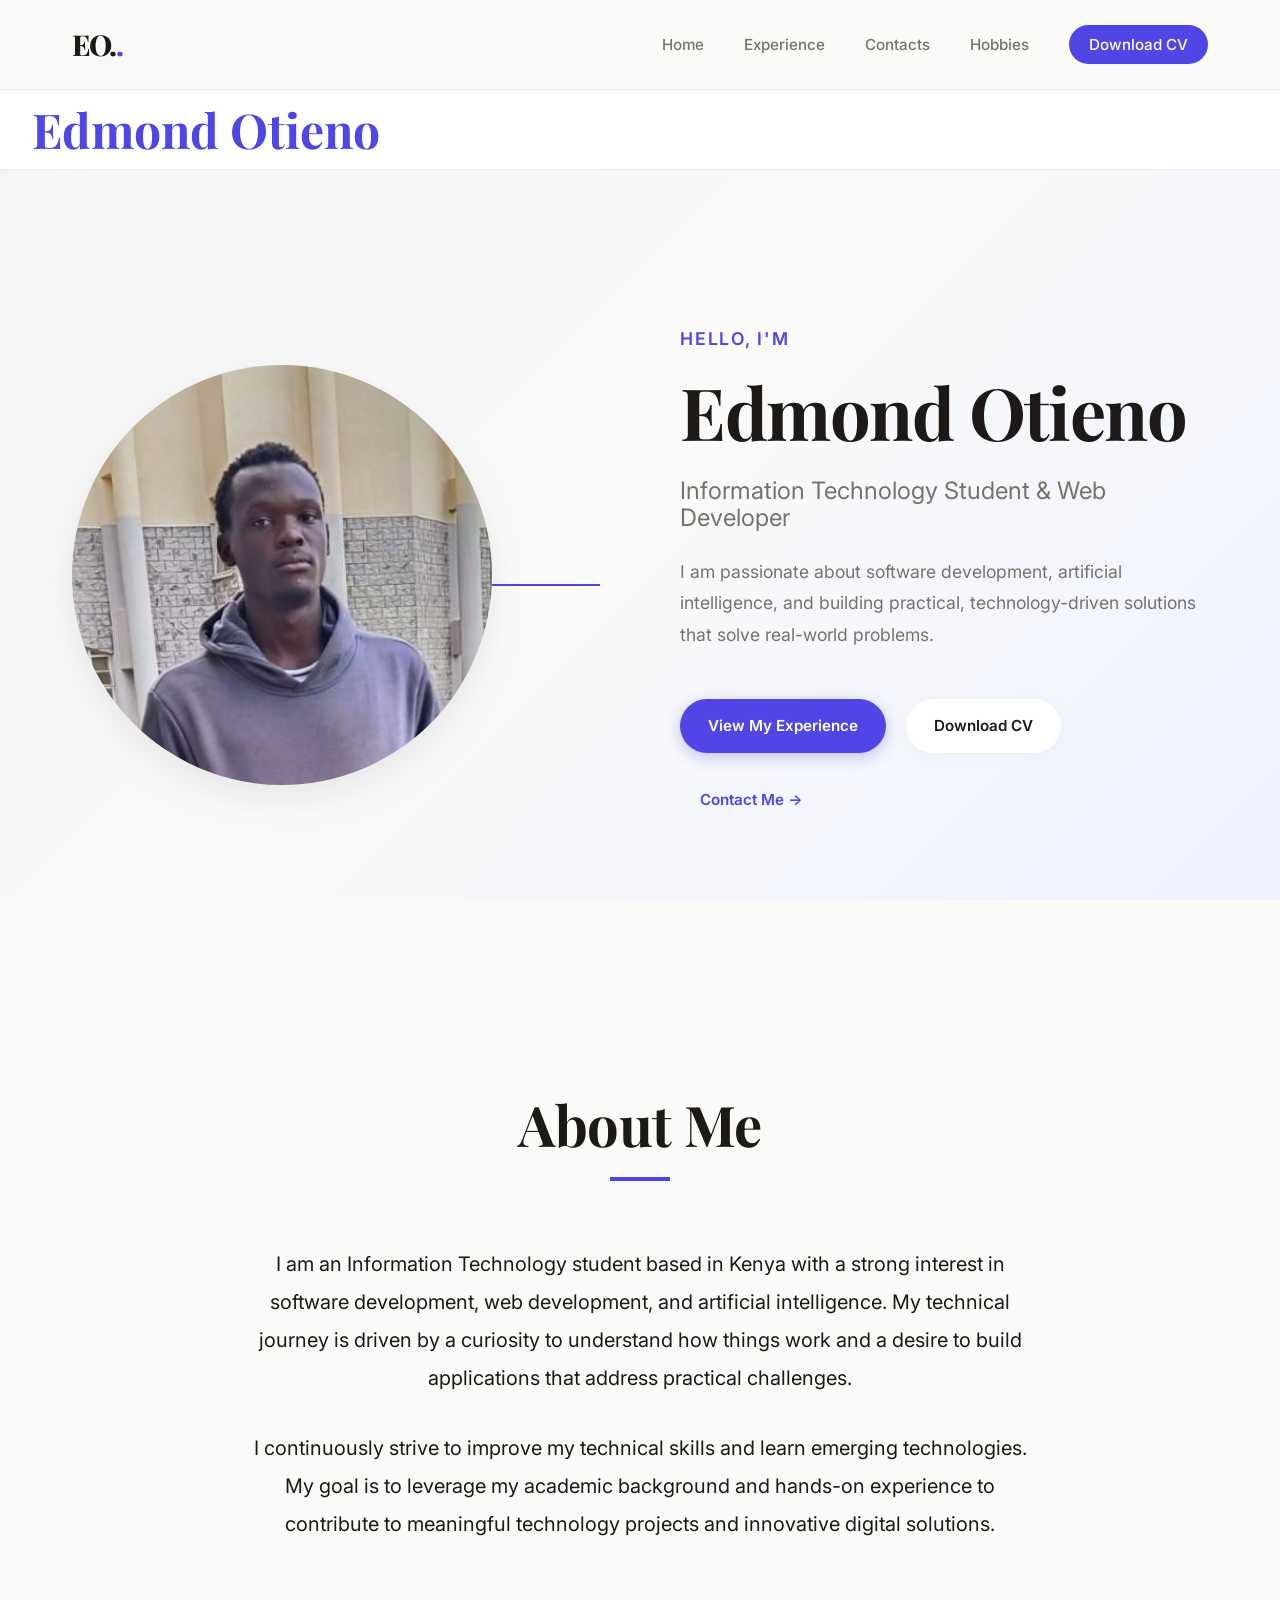
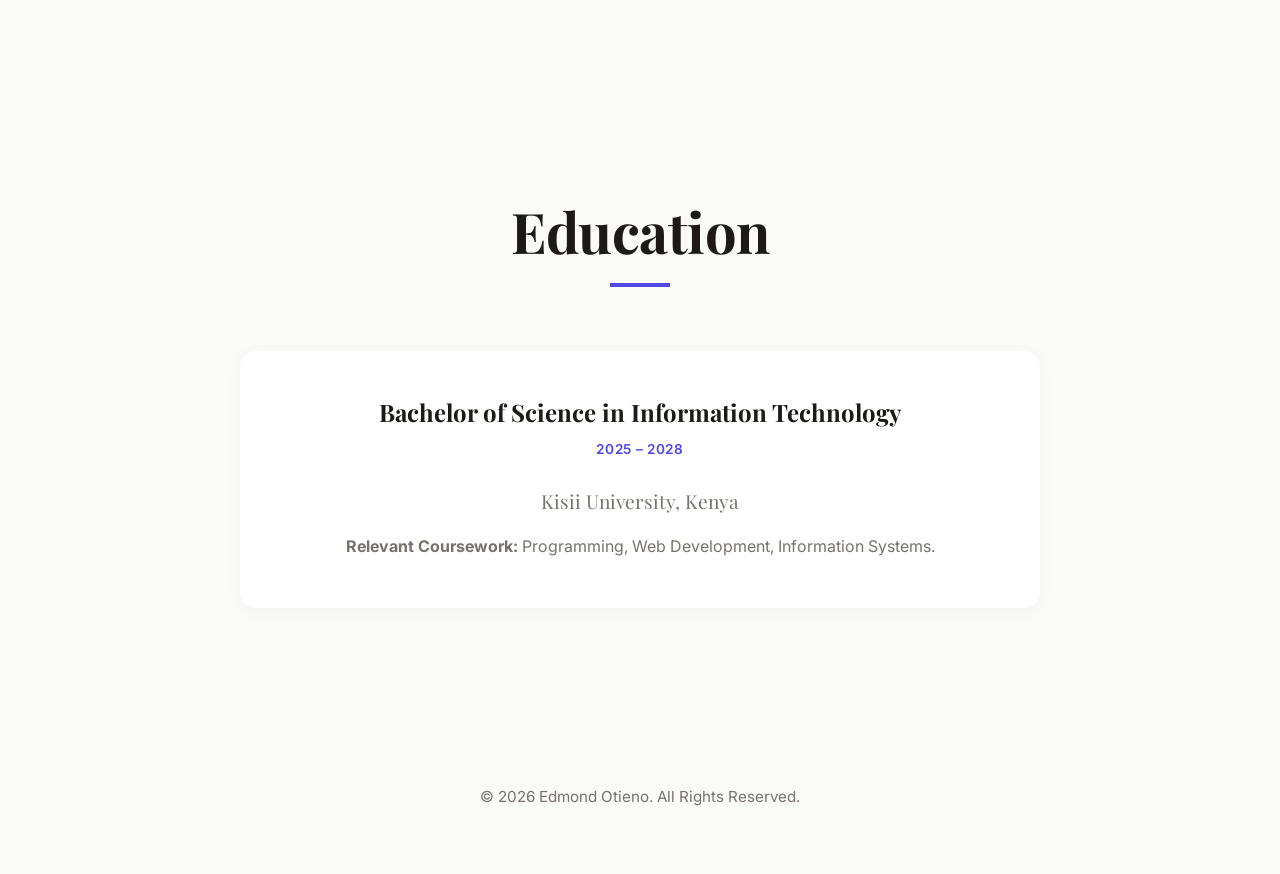
<file: index.html>
<!DOCTYPE html>
<html lang="en" data-theme="light">

<head>
    <meta charset="UTF-8">
    <meta name="viewport" content="width=device-width, initial-scale=1.0">
    <meta name="description" content="Edmond Otieno - Information Technology Student, Web Developer, and AI Enthusiast.">
    <meta name="author" content="Edmond Otieno">
    <meta name="keywords" content="Edmond Otieno, Software Developer, IT Student, Web Developer, Kenya, AI Enthusiast">

    <!-- Open Graph Metadata -->
    <meta property="og:title" content="Edmond Otieno | Software Developer Portfolio">
    <meta property="og:description" content="Personal CV and Developer Portfolio of Edmond Otieno.">
    <meta property="og:type" content="website">
    
    <!-- Favicon Placeholder -->
    <!-- <link rel="icon" href="images/favicon.ico" type="image/x-icon"> -->

    <title>Edmond Otieno | Web Developer & IT Student</title>

    <!-- CSS -->
    <link rel="stylesheet" href="style.css">
</head>

<body>

    <!-- =========================================
         HEADER / NAVIGATION
    ========================================== -->
    <header>
        <nav>
            <!-- LOGO -->
            <div class="logo">
                <a href="#home">EO.</a>
            </div>

            <!-- DESKTOP NAVIGATION -->
            <button class="menu-button" aria-label="Toggle navigation menu" aria-expanded="false">&#9776;</button>
            <ul class="nav-links">
                <li><a href="index.html">Home</a></li>
               
                <li><a href="experience.html">Experience</a></li>
                
                <li><a href="contacts.html">Contacts</a></li>
                <li><a href="hobbies.html">Hobbies</a></li>
                <li>
              
                    <a href="edmon.docx" class="nav-download-btn" download>Download CV</a>
                </li>
            </ul>

        </nav>
    </header>
    <div class="site-name-banner" aria-label="Edmond Otieno">
        <p>Edmond Otieno</p>
    </div>


    <!-- =========================================
         MAIN CONTENT
    ========================================== -->
    <main>

        <!-- =========================================
             HERO SECTION
        ========================================== -->
        <section id="home" class="hero">
            <div class="hero-content">
                <p class="greeting">Hello, I'm</p>
                <h1>Edmond Otieno</h1>
                <h2>Information Technology Student & Web Developer</h2>
                <p class="summary">
                    I am passionate about software development, artificial intelligence, and building practical, 
                    technology-driven solutions that solve real-world problems.
                </p>

                <!-- CALL TO ACTION BUTTONS -->
                <div class="hero-buttons">
                    <a href="experience.html" class="btn btn-primary">View My Experience</a>
                    <a href="edmon.docx" class="btn btn-outline" download>Download CV</a>
                    <a href="contacts.html" class="btn btn-text">Contact Me &rarr;</a>
                </div>
            </div>

            <!-- HERO IMAGE -->
            <div class="hero-image">
                <img src="edmond.jpeg" alt="Professional profile photo of Edmond Otieno" onerror="this.src='https://via.placeholder.com/340x340.png?text=Edmond+Otieno'">
                <hr class="profile-divider" aria-hidden="true">
            </div>
        </section>


        <!-- =========================================
             ABOUT SECTION
        ========================================== -->
        <section id="about" class="about">
            <div class="section-header">
                <h2>About Me</h2>
            </div>
            <div class="about-content">
                <p>
                    I am an Information Technology student based in Kenya with a strong interest in software development, web development, and artificial intelligence. My technical journey is driven by a curiosity to understand how things 
                    work and a desire to build applications that address practical challenges.
                </p>
                <p>
                    I continuously strive to improve my technical skills and learn emerging technologies. My goal is to leverage my academic background and hands-on experience to contribute to meaningful technology projects and innovative digital solutions.
                </p>
            </div>
        </section>


      

        <!-- =========================================
             EDUCATION SECTION
        ========================================== -->
        <section id="education" class="education">
            <div class="section-header">
                <h2>Education</h2>
            </div>

            <div class="timeline">
                <div class="timeline-item">
                    <div class="timeline-dot"></div>
                    <div class="timeline-content">
                        <h3>Bachelor of Science in Information Technology</h3>
                        <span class="timeline-date">2025 – 2028</span>
                        <p class="institution">Kisii University, Kenya</p>
                        <p class="coursework">
                            <strong>Relevant Coursework:</strong> Programming, Web Development, Information Systems.
                        </p>
                    </div>
                </div>
            </div>
        </section>

    </main>

    <!-- =========================================
         FOOTER
    ========================================== -->
    <footer>
        <div class="footer-bottom">
            <p id="copyright-year">&copy; 2026 Edmond Otieno. All Rights Reserved.</p>
        </div>
    </footer>

    <!-- JAVASCRIPT -->
    <script src="script.js"></script>

</body>

</html>
</file>
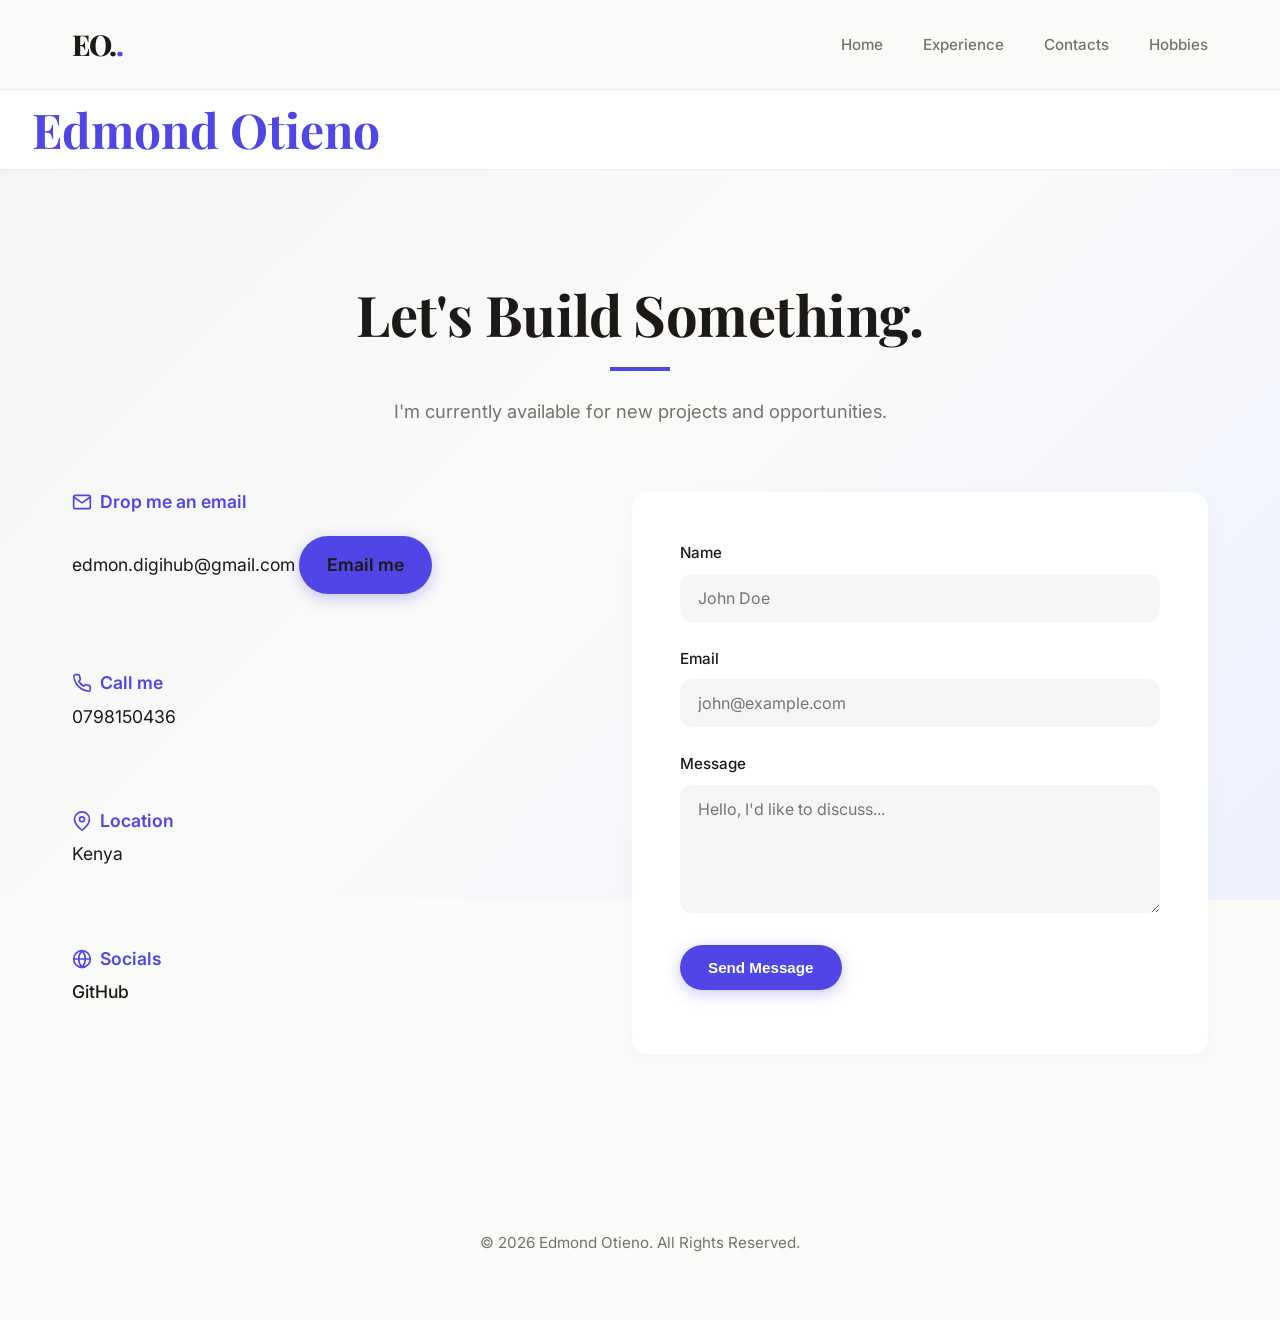
<file: contacts.html>
<!DOCTYPE html>
<html lang="en" data-theme="light">

<head>
    <meta charset="UTF-8">
    <meta name="viewport" content="width=device-width, initial-scale=1.0">
   <title>Contacts</title>
    <link rel="stylesheet" href="style.css">
   </head>
        <body>
            <header>
        <nav>
            <!-- LOGO -->
            <div class="logo">
                <a href="index.html">EO.</a>
            </div>

            <!-- DESKTOP NAVIGATION -->
            <button class="menu-button" aria-label="Toggle navigation menu" aria-expanded="false">&#9776;</button>
            <ul class="nav-links">
                <li><a href="index.html">Home</a></li>

                <li><a href="experience.html">Experience</a></li>

                <li><a href="contacts.html">Contacts</a></li>
                <li><a href="hobbies.html">Hobbies</a></li>
            </ul>

        </nav>
    </header>
    <div class="site-name-banner" aria-label="Edmond Otieno">
        <p>Edmond Otieno</p>
    </div>

        <section id="contact" class="contact">
            <div class="section-header">
                <h2>Let's Build Something.</h2>
                <p>I'm currently available for new projects and opportunities.</p>
            </div>

            <div class="contact-container">
                <!-- CONTACT INFO -->
                <div class="contact-info">
                    <div class="info-card">
                        <h4>
                            <svg width="20" height="20" viewBox="0 0 24 24" fill="none" stroke="currentColor" stroke-width="2" stroke-linecap="round" stroke-linejoin="round"><path d="M4 4h16c1.1 0 2 .9 2 2v12c0 1.1-.9 2-2 2H4c-1.1 0-2-.9-2-2V6c0-1.1.9-2 2-2z"></path><polyline points="22,6 12,13 2,6"></polyline></svg>
                            Drop me an email
                        </h4>
                        <a href="mailto:edmon.digihub@gmail.com" class="contact-link">edmon.digihub@gmail.com</a>
                        <a href="mailto:edmon.digihub@gmail.com" class="btn btn-primary email-me">Email me</a>
                    </div>
                    <div class="info-card">
                        <h4>
                            <svg width="20" height="20" viewBox="0 0 24 24" fill="none" stroke="currentColor" stroke-width="2" stroke-linecap="round" stroke-linejoin="round"><path d="M22 16.92v3a2 2 0 0 1-2.18 2 19.79 19.79 0 0 1-8.63-3.07 19.5 19.5 0 0 1-6-6 19.79 19.79 0 0 1-3.07-8.67A2 2 0 0 1 4.11 2h3a2 2 0 0 1 2 1.72 12.84 12.84 0 0 0 .7 2.81 2 2 0 0 1-.45 2.11L8.09 9.91a16 16 0 0 0 6 6l1.27-1.27a2 2 0 0 1 2.11-.45 12.84 12.84 0 0 0 2.81.7A2 2 0 0 1 22 16.92z"></path></svg>
                            Call me
                        </h4>
                        <a href="tel:+254798150436" class="contact-link">0798150436</a>
                    </div>
                    <div class="info-card">
                        <h4>
                            <svg width="20" height="20" viewBox="0 0 24 24" fill="none" stroke="currentColor" stroke-width="2" stroke-linecap="round" stroke-linejoin="round"><path d="M21 10c0 7-9 13-9 13s-9-6-9-13a9 9 0 0 1 18 0z"></path><circle cx="12" cy="10" r="3"></circle></svg>
                            Location
                        </h4>
                        <p class="contact-text">Kenya</p>
                    </div>
                    <div class="info-card">
                        <h4>
                            <svg width="20" height="20" viewBox="0 0 24 24" fill="none" stroke="currentColor" stroke-width="2" stroke-linecap="round" stroke-linejoin="round"><circle cx="12" cy="12" r="10"></circle><line x1="2" y1="12" x2="22" y2="12"></line><path d="M12 2a15.3 15.3 0 0 1 4 10 15.3 15.3 0 0 1-4 10 15.3 15.3 0 0 1-4-10 15.3 15.3 0 0 1 4-10z"></path></svg>
                            Socials
                        </h4>
                        <div class="social-links">
                            <a href="https://github.com/edm-ond" target="_blank" rel="noopener noreferrer">GitHub</a>

                        </div>
                    </div>
                </div>

                <!-- CONTACT FORM -->
                <div class="contact-form-container">
                    <form id="contact-form" class="contact-form" novalidate>
                        <div class="form-group">
                            <label for="name">Name</label>
                            <input type="text" id="name" name="name" required placeholder="John Doe">
                            <span class="error-msg" id="name-error">Please enter your name.</span>
                        </div>
                        <div class="form-group">
                            <label for="email">Email</label>
                            <input type="email" id="email" name="email" required placeholder="john@example.com">
                            <span class="error-msg" id="email-error">Please enter a valid email address.</span>
                        </div>
                        <div class="form-group">
                            <label for="message">Message</label>
                            <textarea id="message" name="message" rows="5" required placeholder="Hello, I'd like to discuss..."></textarea>
                            <span class="error-msg" id="message-error">Please enter a message.</span>
                        </div>
                        <button type="submit" class="btn btn-primary">Send Message</button>
                        <p id="form-status" class="form-status"></p>
                    </form>
                </div>
            </div>
             </section>

    <footer>
        <div class="footer-bottom">
            <p>&copy; 2026 Edmond Otieno. All Rights Reserved.</p>
        </div>
    </footer>

             <script src="script.js"></script>
             </body>
</html>
</file>
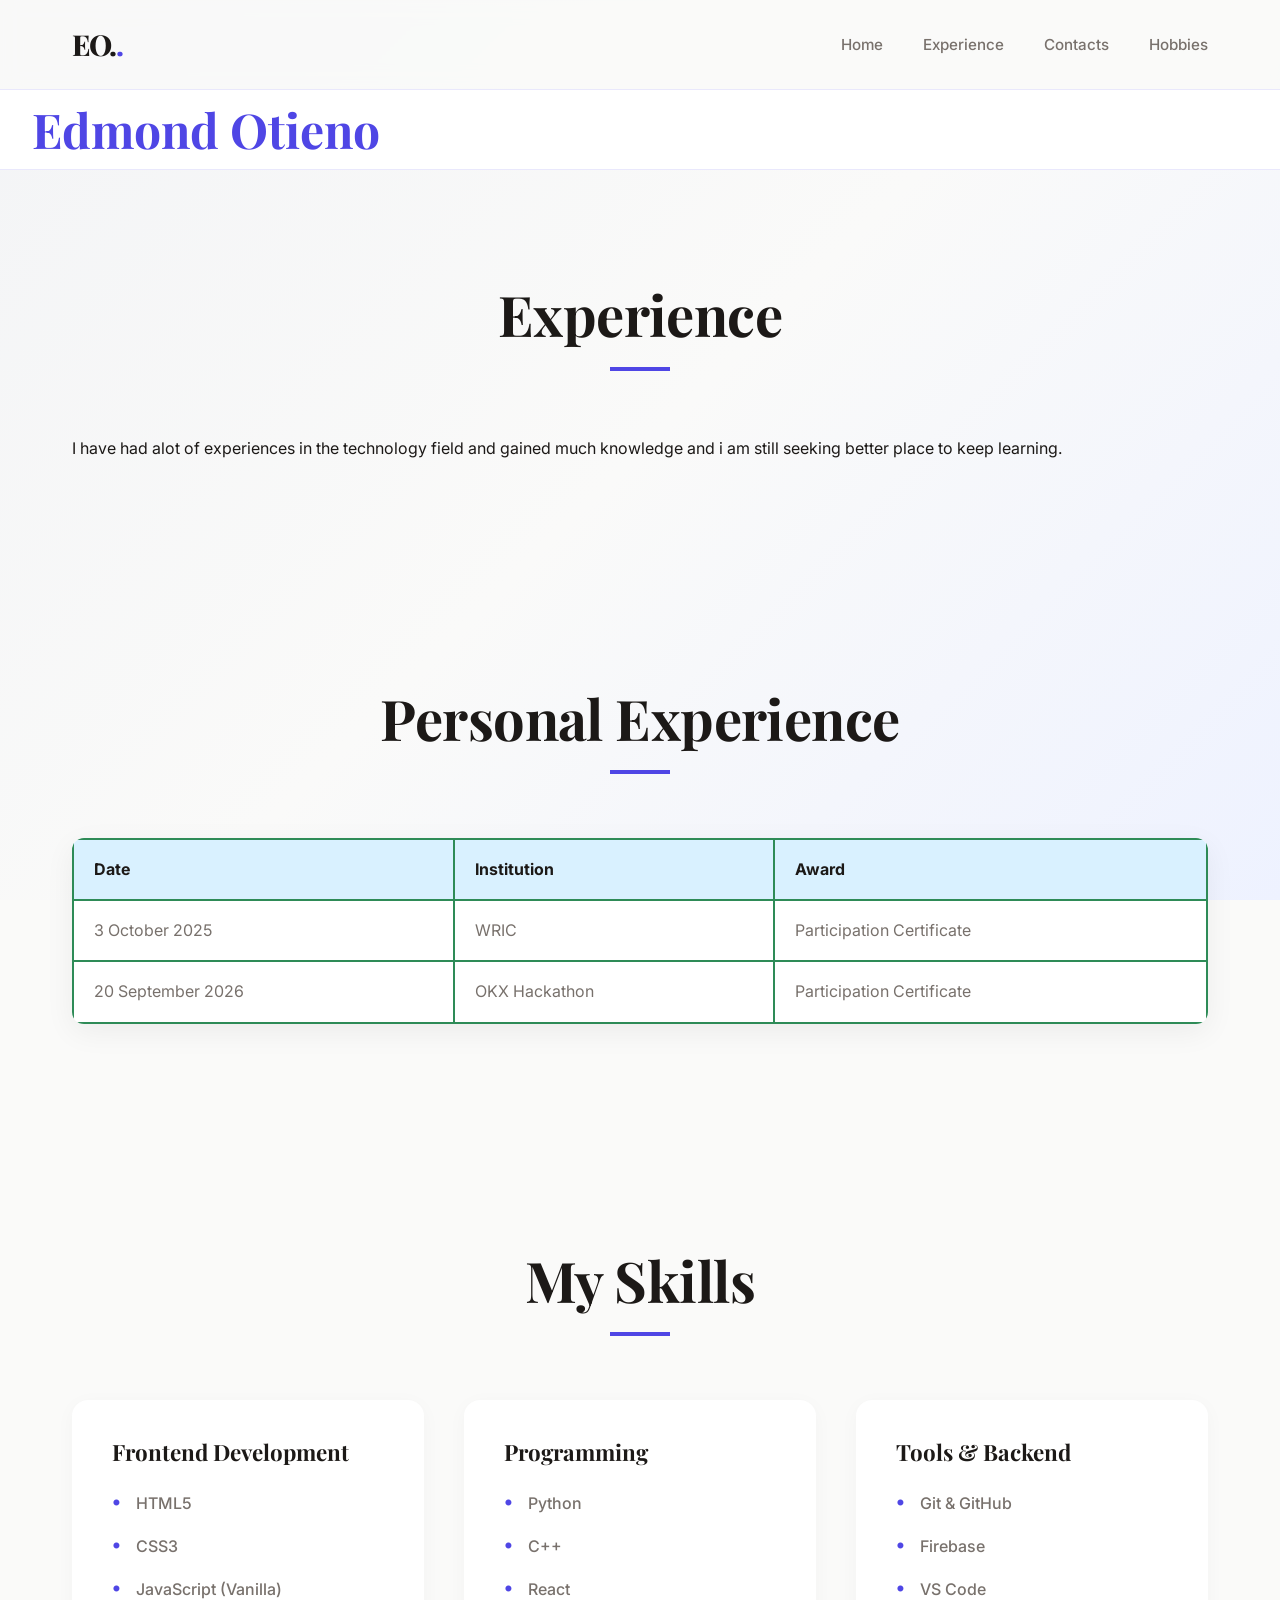
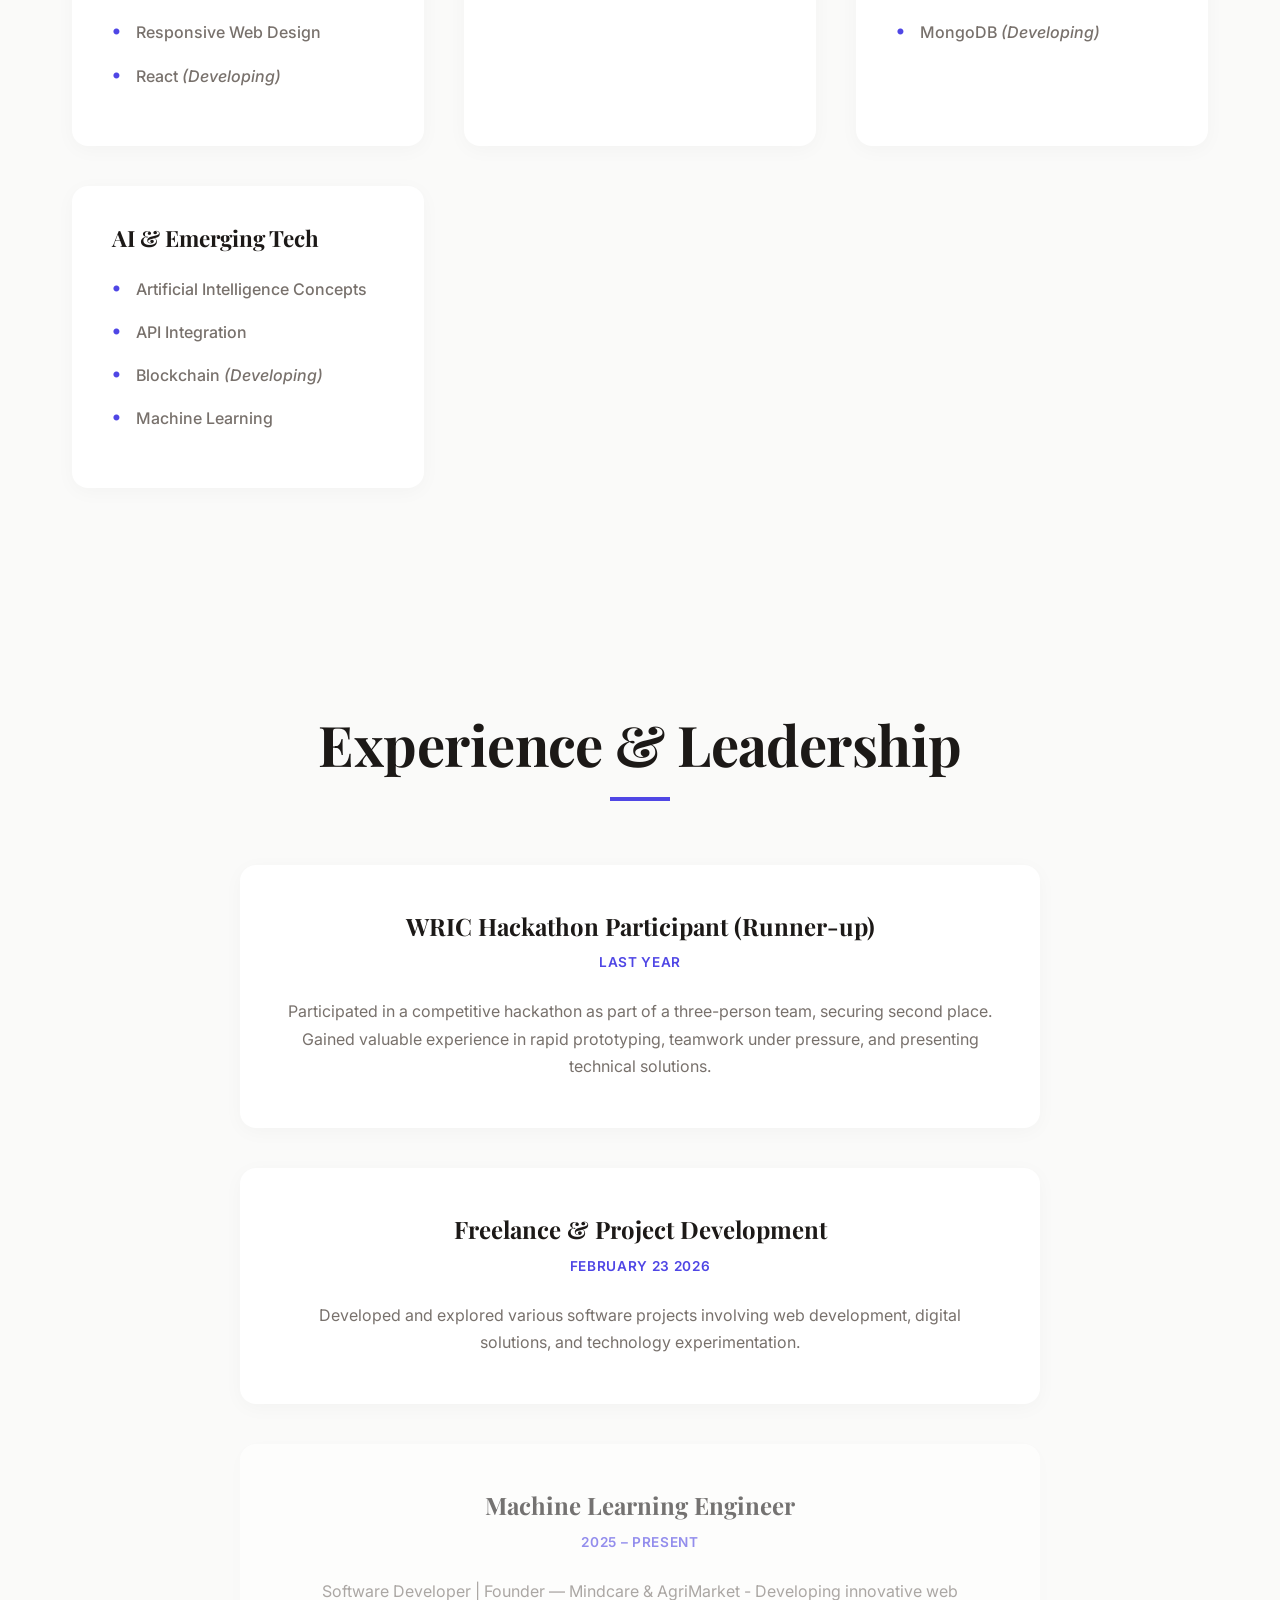
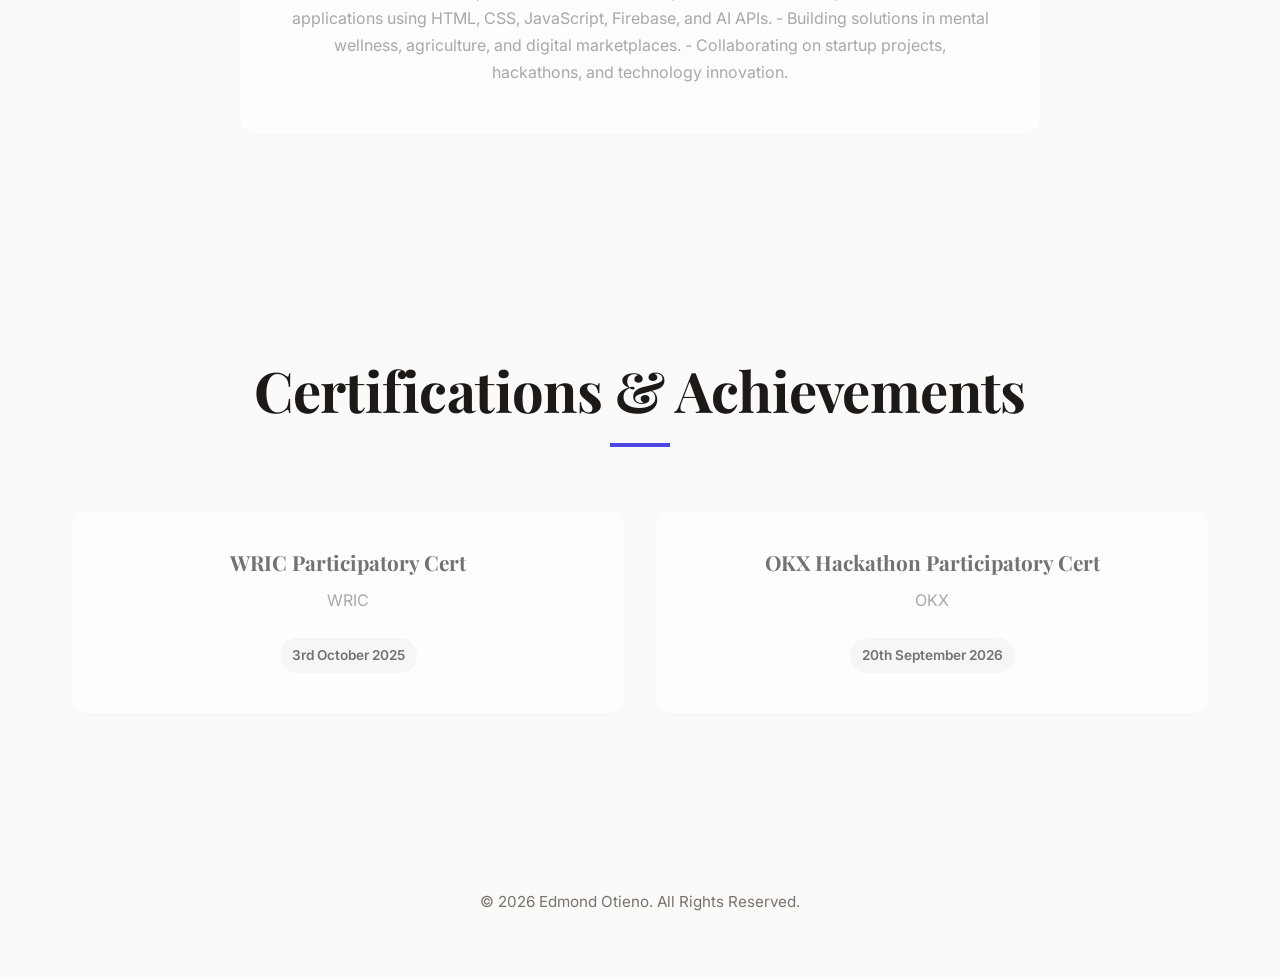
<file: experience.html>
<!DOCTYPE html>
<html lang="en" data-theme="light">

<head>
    <meta charset="UTF-8">
    <meta name="viewport" content="width=device-width, initial-scale=1.0">
   <title>Experience</title>
    <link rel="stylesheet" href="style.css">
   </head>
        <body>
            <header>
        <nav>
            <!-- LOGO -->
            <div class="logo">
                <a href="index.html">EO.</a>
            </div>

            <!-- DESKTOP NAVIGATION -->
            <button class="menu-button" aria-label="Toggle navigation menu" aria-expanded="false">&#9776;</button>
            <ul class="nav-links">
                <li><a href="index.html">Home</a></li>

                <li><a href="experience.html">Experience</a></li>

                <li><a href="contacts.html">Contacts</a></li>
                <li><a href="hobbies.html">Hobbies</a></li>


            </ul>

        </nav>
    </header>
    <div class="site-name-banner" aria-label="Edmond Otieno">
        <p>Edmond Otieno</p>
    </div>

     <section id="experience-overview" class="experience">
        <div class="section-header">
            <h2>Experience</h2>
        </div>
        <p>

            I have had alot of experiences in the technology field and gained much knowledge and i am still seeking better place to
            keep learning.
        </p>

    </section>

    <!-- CV SUMMARY: entries below are based on recorded certificates. -->
    <section id="personal-experience" class="personal-experience">
        <div class="section-header">
            <h2>Personal Experience</h2>
        </div>
        <div class="cv-table-wrapper" role="region" aria-label="CV summary" tabindex="0">
            <table class="cv-table">
                <thead>
                    <tr>
                        <th scope="col">Date</th>
                        <th scope="col">Institution</th>
                        <th scope="col">Award</th>
                    </tr>
                </thead>
                <tbody>
                    <tr>
                        <td>3 October 2025</td>
                        <td>WRIC</td>
                        <td>Participation Certificate</td>
                    </tr>
                    <tr>
                        <td>20 September 2026</td>
                        <td>OKX Hackathon</td>
                        <td>Participation Certificate</td>
                    </tr>
                </tbody>
            </table>
        </div>
    </section>

        <section id="skills" class="skills">
            <div class="section-header">
                <h2>My Skills</h2>
            </div>

            <div class="skills-container">
                <!-- FRONTEND -->
                <div class="skill-card">
                    <h3>Frontend Development</h3>
                    <ul class="skill-list">
                        <li>HTML5</li>
                        <li>CSS3</li>
                        <li>JavaScript (Vanilla)</li>
                        <li>Responsive Web Design</li>
                        <li>React <i>(Developing)</i></li>
                    </ul>
                </div>

                <!-- PROGRAMMING -->
                <div class="skill-card">
                    <h3>Programming</h3>
                    <ul class="skill-list">
                        <li>Python</li>
                        <li>C++</li>
                        <li>React</li>
                    </ul>
                </div>

                <!-- TOOLS & BACKEND -->
                <div class="skill-card">
                    <h3>Tools & Backend</h3>
                    <ul class="skill-list">
                        <li>Git & GitHub</li>
                        <li>Firebase</li>
                        <li>VS Code</li>
                        <li>MongoDB <i>(Developing)</i></li>
                    </ul>
                </div>

                <!-- AI & EMERGING TECH -->
                <div class="skill-card">
                    <h3>AI & Emerging Tech</h3>
                    <ul class="skill-list">
                        <li>Artificial Intelligence Concepts</li>
                        <li>API Integration</li>
                        <li>Blockchain <i>(Developing)</i></li>
                        <li>Machine Learning </li>
                    </ul>
                </div>
            </div>
        </section>


        <!-- =========================================
             EXPERIENCE SECTION
        ========================================== -->
        <section id="experience" class="experience">
            <div class="section-header">
                <h2>Experience & Leadership</h2>
            </div>

            <div class="timeline">
                <!-- EXPERIENCE ITEM 1 -->
                <div class="timeline-item">
                    <div class="timeline-dot"></div>
                    <div class="timeline-content">
                        <h3>WRIC Hackathon Participant (Runner-up)</h3>
                        <span class="timeline-date">Last year</span>
                        <p>
                            Participated in a competitive hackathon as part of a three-person team, securing second place. Gained valuable experience in rapid prototyping, teamwork under pressure, and presenting technical solutions.
                        </p>
                    </div>
                </div>

                <!-- EXPERIENCE ITEM 2 -->
                <div class="timeline-item">
                    <div class="timeline-dot"></div>
                    <div class="timeline-content">
                        <h3>Freelance & Project Development</h3>
                        <span class="timeline-date">February 23 2026</span>
                        <p>
                            Developed and explored various software projects involving web development, digital solutions, and technology experimentation.
                        </p>
                    </div>
                </div>

                <!-- PLACEHOLDER FOR FUTURE -->
                <div class="timeline-item placeholder-item">
                    <div class="timeline-dot"></div>
                    <div class="timeline-content">
                        <h3>Machine Learning Engineer</h3>
                        <span class="timeline-date">2025 – Present</span>
                        <p>Software Developer | Founder — Mindcare & AgriMarket

- Developing innovative web applications using HTML, CSS, JavaScript, Firebase, and AI APIs.
- Building solutions in mental wellness, agriculture, and digital marketplaces.
- Collaborating on startup projects, hackathons, and technology innovation.</p>
                    </div>
                </div>
            </div>
        </section>
  <!-- =========================================
             CERTIFICATIONS & ACHIEVEMENTS
        ========================================== -->
        <section id="certifications" class="certifications">
            <div class="section-header">
                <h2>Certifications & Achievements</h2>
            </div>

            <div class="cert-container">
                <div class="cert-item placeholder-item">
                    <h3>WRIC Participatory Cert</h3>
                    <p class="cert-issuer">WRIC</p>
                    <span class="cert-date">3rd October 2025</span>
                </div>
                 <div class="cert-item placeholder-item">
                    <h3>OKX Hackathon Participatory Cert</h3>
                    <p class="cert-issuer">OKX</p>
                    <span class="cert-date">20th September 2026</span>
                </div>
            </div>
        </section>



    <footer>
        <div class="footer-bottom">
            <p>&copy; 2026 Edmond Otieno. All Rights Reserved.</p>
        </div>
    </footer>

             <script src="script.js"></script>
             </body>

</html>
</file>
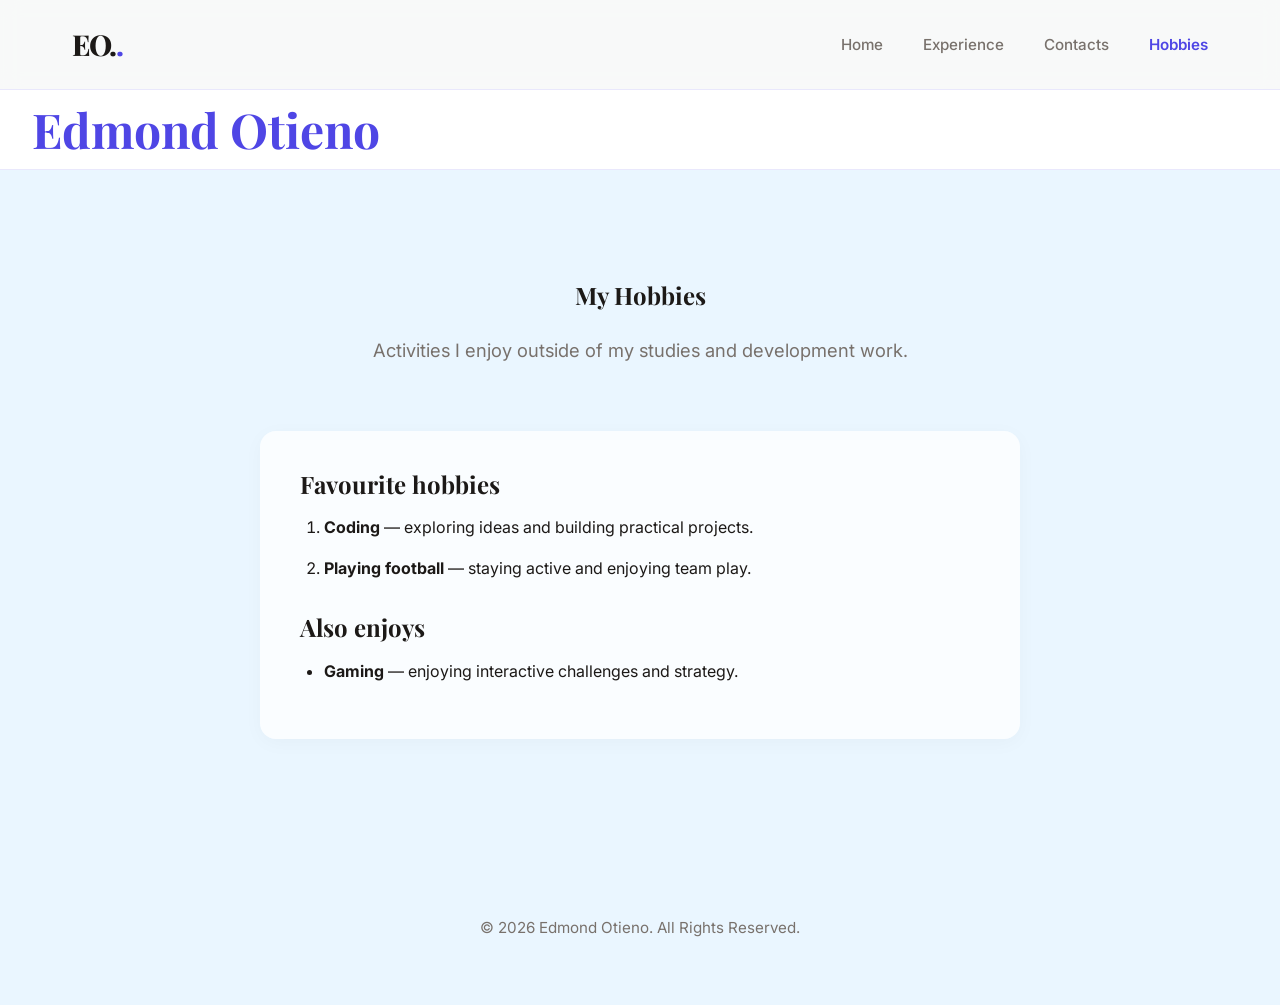
<file: hobbies.html>
<!DOCTYPE html>
<html lang="en" data-theme="light">
<head>
    <meta charset="UTF-8">
    <meta name="viewport" content="width=device-width, initial-scale=1.0">
    <meta name="description" content="Edmond Otieno’s hobbies and interests.">
    <title>Hobbies | Edmond Otieno</title>
    <link rel="stylesheet" href="style.css">
</head>
<body class="hobbies-page">
    <header>
        <nav>
            <div class="logo"><a href="index.html">EO.</a></div>
            <button class="menu-button" aria-label="Toggle navigation menu" aria-expanded="false">&#9776;</button>
            <ul class="nav-links">
                <li><a href="index.html">Home</a></li>
                <li><a href="experience.html">Experience</a></li>
                <li><a href="contacts.html">Contacts</a></li>
                <li><a href="hobbies.html" class="active" aria-current="page">Hobbies</a></li>
            </ul>
        </nav>
    </header>
    <div class="site-name-banner" aria-label="Edmond Otieno">
        <p>Edmond Otieno</p>
    </div>
    <main>
        <section class="hobbies" aria-labelledby="hobbies-title">
            <div class="section-header">
                <h1 id="hobbies-title">My Hobbies</h1>
                <p>Activities I enjoy outside of my studies and development work.</p>
            </div>
            <div class="hobbies-content">
                <h2>Favourite hobbies</h2>
                <ol class="hobby-list hobby-list-ordered">
                    <li><strong>Coding</strong> — exploring ideas and building practical projects.</li>
                    <li><strong>Playing football</strong> — staying active and enjoying team play.</li>
                </ol>
                <h2>Also enjoys</h2>
                <ul class="hobby-list hobby-list-unordered">
                    <li><strong>Gaming</strong> — enjoying interactive challenges and strategy.</li>
                </ul>
            </div>
        </section>
    </main>
    <footer>
        <div class="footer-bottom">
            <p>&copy; 2026 Edmond Otieno. All Rights Reserved.</p>
        </div>
    </footer>
    <script src="script.js"></script>
</body>
</html>
</file>
<file: style.css>
/* =========================================
   EDMOND OTIENO | NEW PREMIUM LOOK
========================================= */

@import url('https://fonts.googleapis.com/css2?family=Inter:wght@400;500;600&family=Playfair+Display:wght@600;700;800&display=swap');

/* =========================================
   ROOT VARIABLES (THEMING)
========================================= */
:root {
    /* Indigo / Violet Theme Colors */
    --primary: #4F46E5; /* Indigo 600 */
    --primary-dark: #3730A3; /* Indigo 800 */
    --primary-light: #818CF8; /* Indigo 400 */
    --cyan: #F43F5E; /* Rose accent */

    /* Light Theme (Default) */
    --background: #FAFAF9; /* Warm off-white */
    --background-grad: linear-gradient(135deg, #F3F4F6 0%, #FAFAF9 50%, #EEF2FF 100%);
    --surface: #FFFFFF;
    --surface-light: #F5F5F4;
    --text: #1C1917; /* Very dark stone */
    --text-muted: #78716C;
    --border: transparent; /* Removing hard borders for a cleaner look */
    --shadow-sm: 0 4px 20px rgba(0,0,0,0.03);
    --shadow-md: 0 8px 30px rgba(0,0,0,0.06);
    --shadow-lg: 0 15px 40px rgba(0,0,0,0.08);

    /* Misc */
    --radius: 16px;
}

[data-theme="dark"] {
    /* Deep rich dark theme */
    --background: #09090B; /* Zinc 950 */
    --background-grad: linear-gradient(135deg, #18181B 0%, #09090B 50%, #1E1B4B 100%);
    --surface: #18181B; /* Zinc 900 */
    --surface-light: #27272A; /* Zinc 800 */
    --text: #FAFAFA;
    --text-muted: #A1A1AA;
    --border: transparent;
    --shadow-sm: 0 4px 20px rgba(0,0,0,0.4);
    --shadow-md: 0 8px 30px rgba(0,0,0,0.6);
    --shadow-lg: 0 15px 40px rgba(0,0,0,0.8);
}

/* =========================================
   RESET & BASE
========================================= */
* {
    margin: 0;
    padding: 0;
    box-sizing: border-box;
}

button:focus {
    outline: none;
}

html {
    scroll-behavior: auto;
    scroll-padding-top: 90px;
}

body {
    font-family: 'Inter', sans-serif;
    background-color: var(--background);
    background-image: var(--background-grad);
    background-attachment: fixed;
    color: var(--text);
    line-height: 1.7;
}

img {
    max-width: 100%;
    display: block;
}

ul {
    list-style: none;
}

a {
    text-decoration: none;
    color: inherit;
}

/* =========================================
   TYPOGRAPHY
========================================= */
h1, h2, h3, h4, h5, h6 {
    font-family: 'Playfair Display', serif; /* Elegant Serif for headings */
    font-weight: 700;
    line-height: 1.15;
    color: var(--text);
}

.section-header {
    margin-bottom: 4rem;
    text-align: center;
}

.section-header h2 {
    font-size: clamp(2.5rem, 5vw, 3.5rem);
    letter-spacing: -0.01em;
}

.section-header h2::after {
    content: "";
    display: block;
    width: 60px;
    height: 4px;
    background: var(--primary);
    margin: 20px auto 0;
}

.section-header p {
    color: var(--text-muted);
    margin-top: 1.5rem;
    font-size: 1.15rem;
    line-height: 1.8;
}

/* =========================================
   BUTTONS
========================================= */
.btn {
    display: inline-flex;
    align-items: center;
    justify-content: center;
    padding: 14px 28px;
    border-radius: 999px; /* Pill shaped buttons */
    font-weight: 600;
    font-size: 0.95rem;
    cursor: pointer;
    border: none;
}

.btn-primary {
    background-color: var(--primary);
    color: #FFFFFF;
    box-shadow: 0 4px 15px rgba(79, 70, 229, 0.3);
}

.btn-outline {
    background-color: var(--surface);
    color: var(--text);
    box-shadow: var(--shadow-sm);
}

.btn-text {
    background-color: transparent;
    color: var(--primary);
    padding: 14px 20px;
}

.btn-small {
    padding: 10px 20px;
    font-size: 0.85rem;
    border-radius: 999px;
    background-color: var(--primary);
    color: #FFFFFF;
}

.btn-small.btn-outline {
    background-color: var(--surface-light);
    color: var(--text);
}

/* =========================================
   HEADER & NAVIGATION
========================================= */
header {
    position: sticky;
    top: 0;
    z-index: 1000;
    background-color: rgba(250, 250, 249, 0.9);
    backdrop-filter: blur(10px);
}

[data-theme="dark"] header {
    background-color: rgba(9, 9, 11, 0.9);
}

nav {
    max-width: 1200px;
    margin: 0 auto;
    padding: 1.25rem 2rem;
    display: flex;
    justify-content: space-between;
    align-items: center;
}

.logo a {
    font-family: 'Playfair Display', serif;
    font-size: 1.8rem;
    font-weight: 800;
    letter-spacing: -0.05em;
    color: var(--text);
}

.logo a::after {
    content: ".";
    color: var(--primary);
}

.nav-links {
    display: flex;
    align-items: center;
    gap: 2.5rem;
}

.nav-links a {
    font-size: 0.95rem;
    font-weight: 500;
    color: var(--text-muted);
}

.nav-links a.active {
    color: var(--primary);
    font-weight: 600;
}

.nav-download-btn {
    padding: 10px 20px;
    background-color: var(--primary);
    border-radius: 999px;
    color: #FFF !important;
}

.nav-controls {
    display: flex;
    align-items: center;
    gap: 1.5rem;
}

.theme-toggle {
    background: transparent;
    border: none;
    font-size: 1.25rem;
    cursor: pointer;
    color: var(--text);
    display: flex;
    align-items: center;
    justify-content: center;
    width: 40px;
    height: 40px;
}

.menu-button {
    display: none;
    background: transparent;
    border: none;
    color: var(--text);
    font-size: 1.5rem;
    cursor: pointer;
}


/* =========================================
   SITE NAME BANNER
========================================= */
.site-name-banner {
    padding: 0.75rem 2rem;
    background-color: var(--surface);
    border-top: 1px solid rgba(79, 70, 229, 0.12);
    border-bottom: 1px solid rgba(79, 70, 229, 0.12);
}

.site-name-banner p {
    margin: 0;
    font-family: 'Playfair Display', serif;
    font-size: clamp(1.75rem, 7vw, 48px);
    font-weight: 700;
    line-height: 1.15;
    color: var(--primary);
    white-space: normal;
    overflow-wrap: normal;
    animation: none;
}

/* =========================================
   HOBBIES PAGE
========================================= */
.hobbies-page {
    background-color: #eaf6ff;
    background-image: none;
}

.hobbies-content {
    max-width: 760px;
    margin: 0 auto;
    padding: 2.5rem;
    background: rgba(255, 255, 255, 0.78);
    border-radius: var(--radius);
    box-shadow: var(--shadow-sm);
}

.hobbies-content h2 {
    margin-top: 2rem;
    font-size: 1.5rem;
}

.hobbies-content h2:first-child { margin-top: 0; }

.hobby-list {
    margin: 1rem 0 0;
    padding-left: 1.5rem;
}

.hobby-list li { margin-bottom: 0.85rem; }
.hobby-list-ordered { list-style: decimal; }
.hobby-list-unordered { list-style: disc; }
.suggestion-label, .hobby-note { color: var(--text-muted); font-family: 'Inter', sans-serif; font-size: 0.95rem; }
.hobby-note { margin-top: 0.75rem; }
.email-me { margin-top: 1rem; }

@media (prefers-reduced-motion: reduce) {
    .site-name-banner p { animation: none; }
}

/* =========================================
   LAYOUT SECTIONS
========================================= */
section {
    max-width: 1200px;
    margin: 0 auto;
    padding: 7rem 2rem;
}

/* =========================================
   HERO SECTION
========================================= */
.hero {
    display: flex;
    flex-direction: row-reverse;
    align-items: center;
    justify-content: space-between;
    gap: 5rem;
    min-height: calc(100vh - 90px);
}

.hero-content {
    flex: 1;
    max-width: 600px;
}

.greeting {
    font-size: 1.1rem;
    font-weight: 600;
    color: var(--primary);
    margin-bottom: 1rem;
    letter-spacing: 0.1em;
    text-transform: uppercase;
}

.hero-content h1 {
    font-size: clamp(3rem, 6vw, 4.5rem);
    letter-spacing: -0.02em;
    margin-bottom: 1.5rem;
}

.hero-content h2 {
    font-family: 'Inter', sans-serif;
    font-size: clamp(1.2rem, 2.5vw, 1.5rem);
    font-weight: 400;
    color: var(--text-muted);
    margin-bottom: 1.5rem;
}

.hero-content .summary {
    font-size: 1.1rem;
    color: var(--text-muted);
    margin-bottom: 3rem;
    line-height: 1.8;
}

.hero-buttons {
    display: flex;
    flex-wrap: wrap;
    gap: 1.25rem;
    align-items: center;
}

.hero-image {
    flex: 1;
    display: flex;
    justify-content: center;
    align-items: center;
}

.hero-image img {
    width: 100%;
    max-width: 420px;
    aspect-ratio: 1;
    object-fit: cover;
    border-radius: 999px; /* Perfect circle for the portrait */
    box-shadow: var(--shadow-lg);
}

.profile-divider {
    width: min(100%, 420px);
    margin: 1.25rem auto 0;
    border: 0;
    border-top: 2px solid var(--primary);
}

/* =========================================
   PERSONAL EXPERIENCE CV TABLE
========================================= */
.cv-table-wrapper {
    overflow-x: auto;
    border-radius: 0.75rem;
    box-shadow: var(--shadow-md);
}

.cv-table {
    width: 100%;
    min-width: 560px;
    border-collapse: collapse;
    background: var(--surface);
}

.cv-table th,
.cv-table td {
    padding: 1rem 1.25rem;
    text-align: left;
    border: 2px solid #2e8b57;
}

.cv-table th {
    background: #d9f1ff;
    color: var(--text);
    font-weight: 700;
}

.cv-table td {
    color: var(--text-muted);
}

/* =========================================
   ABOUT SECTION
========================================= */
.about-content {
    max-width: 800px;
    margin: 0 auto;
    text-align: center;
    font-size: 1.25rem;
    color: var(--text);
    line-height: 1.9;
}

.about-content p {
    margin-bottom: 2rem;
}

/* =========================================
   SKILLS SECTION
========================================= */
.skills-container {
    display: grid;
    grid-template-columns: repeat(auto-fit, minmax(260px, 1fr));
    gap: 2.5rem;
}

.skill-card {
    background-color: var(--surface);
    padding: 2.5rem;
    border-radius: var(--radius);
    box-shadow: var(--shadow-sm);
}

.skill-card h3 {
    font-size: 1.4rem;
    margin-bottom: 1.5rem;
}

.skill-list li {
    color: var(--text-muted);
    margin-bottom: 1rem;
    padding-left: 1.5rem;
    position: relative;
    font-weight: 500;
}

.skill-list li::before {
    content: "•";
    position: absolute;
    left: 0;
    color: var(--primary);
    font-weight: bold;
    font-size: 1.2rem;
    line-height: 1.2;
}

/* =========================================
   EXPERIENCE & EDUCATION CARDS
========================================= */
.timeline {
    display: grid;
    grid-template-columns: 1fr;
    gap: 2.5rem;
    max-width: 800px;
    margin: 0 auto;
}

.timeline-item {
    background-color: var(--surface);
    padding: 3rem;
    border-radius: var(--radius);
    box-shadow: var(--shadow-sm);
    text-align: center;
}

.timeline-dot {
    display: none;
}

.timeline-content h3 {
    font-size: 1.5rem;
    margin-bottom: 0.5rem;
}

.timeline-date {
    display: inline-block;
    font-size: 0.85rem;
    font-weight: 600;
    color: var(--primary);
    margin-bottom: 1.5rem;
    text-transform: uppercase;
    letter-spacing: 0.05em;
}

.timeline-content p {
    color: var(--text-muted);
}

.institution {
    font-family: 'Playfair Display', serif;
    font-size: 1.2rem;
    color: var(--text);
    margin-bottom: 1rem;
}

.placeholder-item {
    opacity: 0.6;
}

/* =========================================
   PROJECTS SECTION
========================================= */
.projects-container {
    display: grid;
    grid-template-columns: repeat(auto-fit, minmax(340px, 1fr));
    gap: 3rem;
}

.project-card {
    background-color: var(--surface);
    border-radius: var(--radius);
    overflow: hidden;
    display: flex;
    flex-direction: column;
    box-shadow: var(--shadow-sm);
}

.project-image {
    width: 100%;
    height: 240px;
    background-color: var(--surface-light);
}

.project-image img {
    width: 100%;
    height: 100%;
    object-fit: cover;
}

.project-info {
    padding: 2.5rem;
    flex: 1;
    display: flex;
    flex-direction: column;
}

.project-info h3 {
    font-size: 1.8rem;
    margin-bottom: 1rem;
}

.project-desc {
    color: var(--text-muted);
    margin-bottom: 2rem;
    flex: 1;
    line-height: 1.7;
}

.project-tech, .project-role {
    font-size: 0.9rem;
    color: var(--text);
    margin-bottom: 0.75rem;
}

.project-tech strong, .project-role strong {
    color: var(--primary);
}

.project-links {
    margin-top: 2rem;
    display: flex;
    gap: 1rem;
}

/* =========================================
   CERTIFICATIONS
========================================= */
.cert-container {
    display: grid;
    grid-template-columns: repeat(auto-fit, minmax(300px, 1fr));
    gap: 2rem;
}

.cert-item {
    background-color: var(--surface);
    padding: 2.5rem;
    border-radius: var(--radius);
    box-shadow: var(--shadow-sm);
    text-align: center;
}

.cert-item h3 {
    font-size: 1.3rem;
    margin-bottom: 0.75rem;
}

.cert-issuer {
    color: var(--text-muted);
    font-size: 1rem;
    margin-bottom: 1.5rem;
}

.cert-date {
    display: inline-block;
    padding: 6px 12px;
    background-color: var(--surface-light);
    border-radius: 999px;
    font-size: 0.85rem;
    color: var(--text);
    font-weight: 600;
}

/* =========================================
   CONTACT SECTION
========================================= */
.contact-container {
    display: grid;
    grid-template-columns: 1fr 1.2fr;
    gap: 5rem;
}

.contact-info {
    display: grid;
    grid-template-columns: 1fr;
    gap: 2rem;
}

.info-card {
    background-color: transparent;
    padding: 0;
}

.info-card h4 {
    color: var(--primary);
    margin-bottom: 0.5rem;
    font-size: 1.1rem;
    font-family: 'Inter', sans-serif;
    font-weight: 600;
    display: flex;
    align-items: center;
    gap: 0.5rem;
}

.info-card p, .info-card a {
    color: var(--text);
    font-size: 1.1rem;
}

.social-links {
    display: flex;
    gap: 1.5rem;
    flex-wrap: wrap;
    margin-top: 0.5rem;
}

.social-links a {
    font-weight: 500;
}

.contact-form {
    background-color: var(--surface);
    padding: 3rem;
    border-radius: var(--radius);
    box-shadow: var(--shadow-sm);
}

.form-group {
    margin-bottom: 1.5rem;
}

.form-group label {
    display: block;
    margin-bottom: 0.5rem;
    font-weight: 500;
    font-size: 0.95rem;
}

.form-group input,
.form-group textarea {
    width: 100%;
    padding: 14px 18px;
    background-color: var(--surface-light);
    border: none;
    border-radius: 12px;
    color: var(--text);
    font-family: inherit;
    font-size: 1rem;
}

.error-msg {
    display: none;
    color: #ef4444;
    font-size: 0.85rem;
    margin-top: 0.5rem;
}

/* Show validation errors when the script adds .error to a field group */
.form-group.error .error-msg {
    display: block;
}

.form-group.error input,
.form-group.error textarea {
    outline: 2px solid #ef4444;
    outline-offset: 2px;
}

.form-status {
    margin-top: 1rem;
    font-weight: 500;
    font-size: 0.95rem;
}

/* =========================================
   FOOTER
========================================= */
footer {
    background-color: transparent;
    padding: 4rem 2rem;
}

.footer-bottom {
    max-width: 1200px;
    margin: 0 auto;
    text-align: center;
    color: var(--text-muted);
    font-size: 0.95rem;
}

/* =========================================
   RESPONSIVE DESIGN
========================================= */
@media (max-width: 1024px) {
    .hero {
        gap: 3rem;
    }
    .contact-container {
        grid-template-columns: 1fr;
        gap: 4rem;
    }
}

@media (max-width: 768px) {
    .menu-button {
        display: block;
    }

    .nav-links {
        position: fixed;
        top: 73px;
        left: 0;
        width: 100%;
        background-color: var(--surface);
        flex-direction: column;
        align-items: center;
        padding: 3rem 2rem;
        gap: 2rem;
        box-shadow: var(--shadow-md);
        display: none;
        z-index: 999;
    }

    .nav-links.active {
        display: flex;
    }

    .hero {
        flex-direction: column-reverse;

        text-align: center;
        padding-top: 2rem;
    }

    .hero-content {
        max-width: 100%;
    }

    .hero-buttons {
        justify-content: center;
    }

    .contact-info {
        text-align: center;
    }

    .social-links {
        justify-content: center;
    }
}

@media (max-width: 480px) {
    section {
        padding: 4rem 1.5rem;
    }

    .hero-image img {
        max-width: 260px;
    }

    .timeline-item, .project-info, .contact-form, .skill-card, .cert-item {
        padding: 1.5rem;
    }

    /* Force all grids to a single column on very small phones to prevent horizontal scrolling */
    .projects-container,
    .skills-container,
    .cert-container,
    .contact-container {
        grid-template-columns: 1fr;
    }
}

@media (max-width: 768px) {
    .site-name-banner p { font-size: clamp(1.5rem, 7vw, 2rem); }
    .hobbies-content { padding: 1.75rem; }
}
</file>
